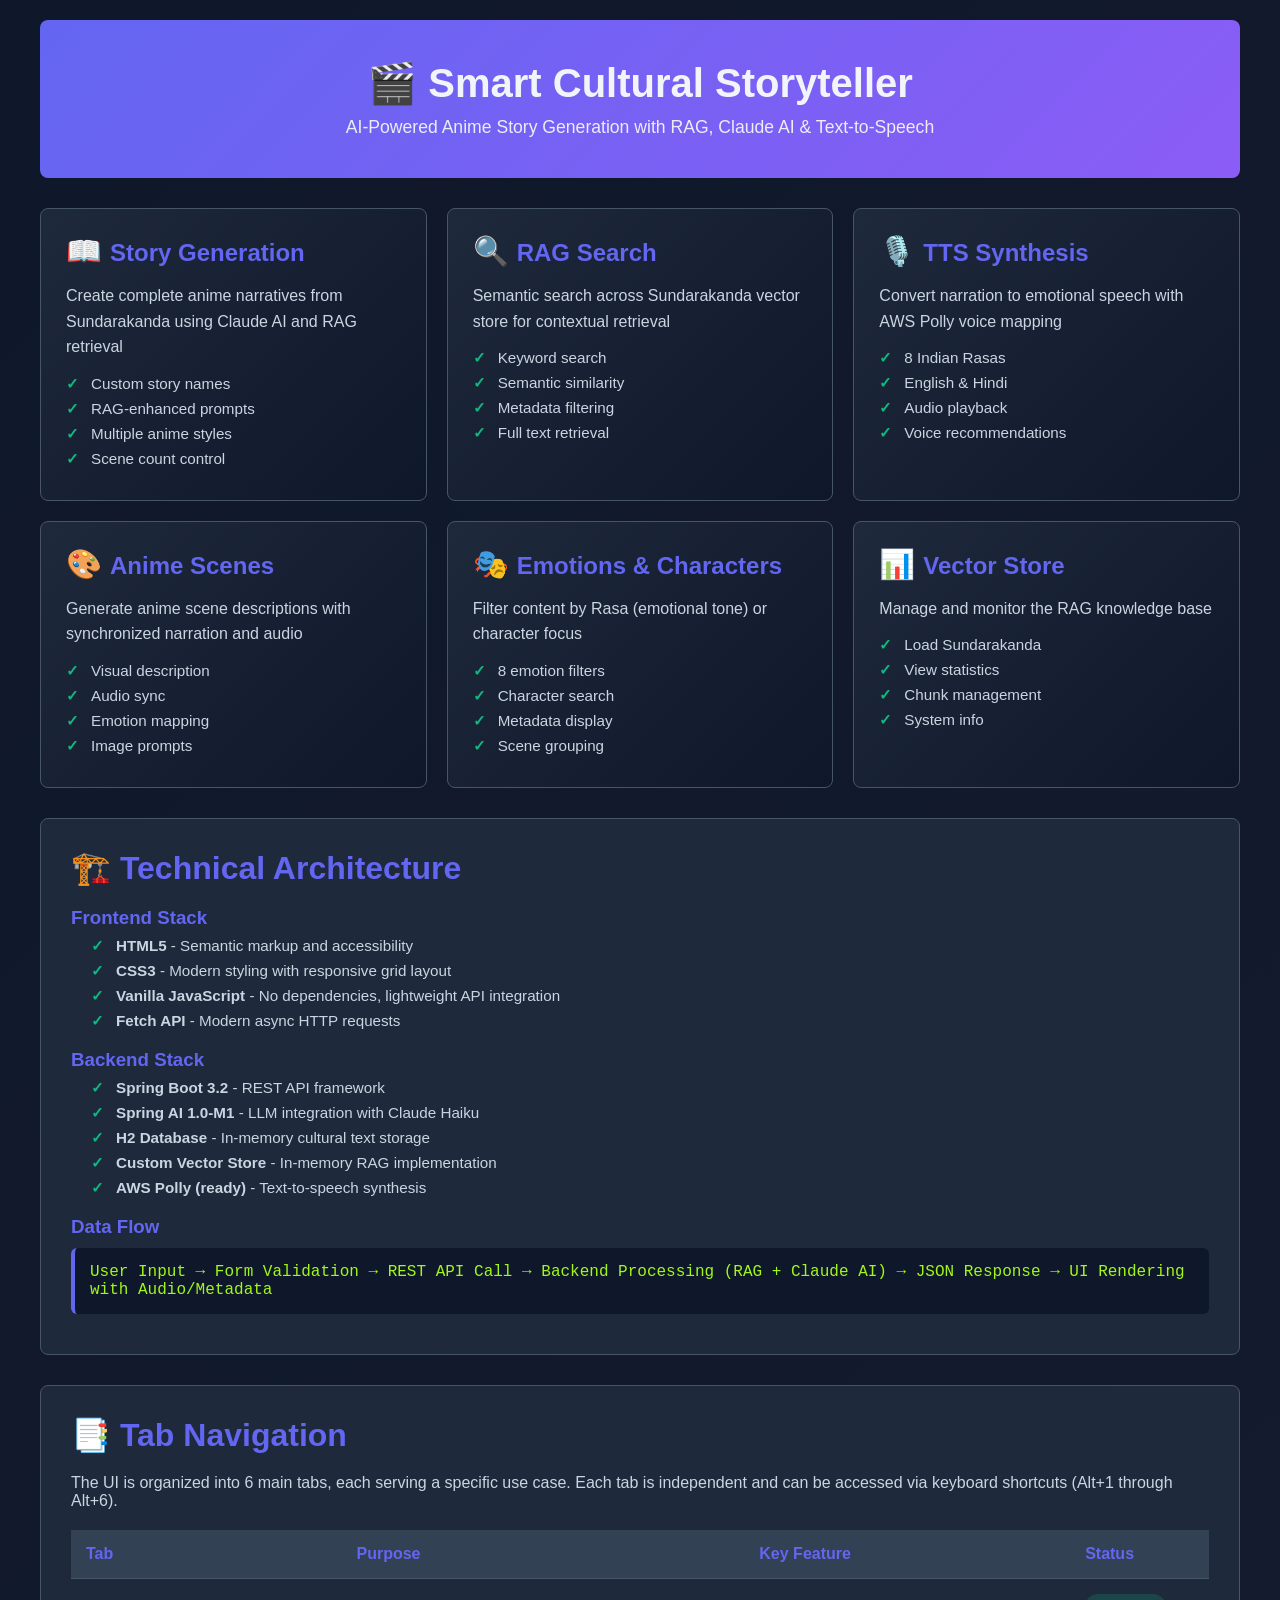
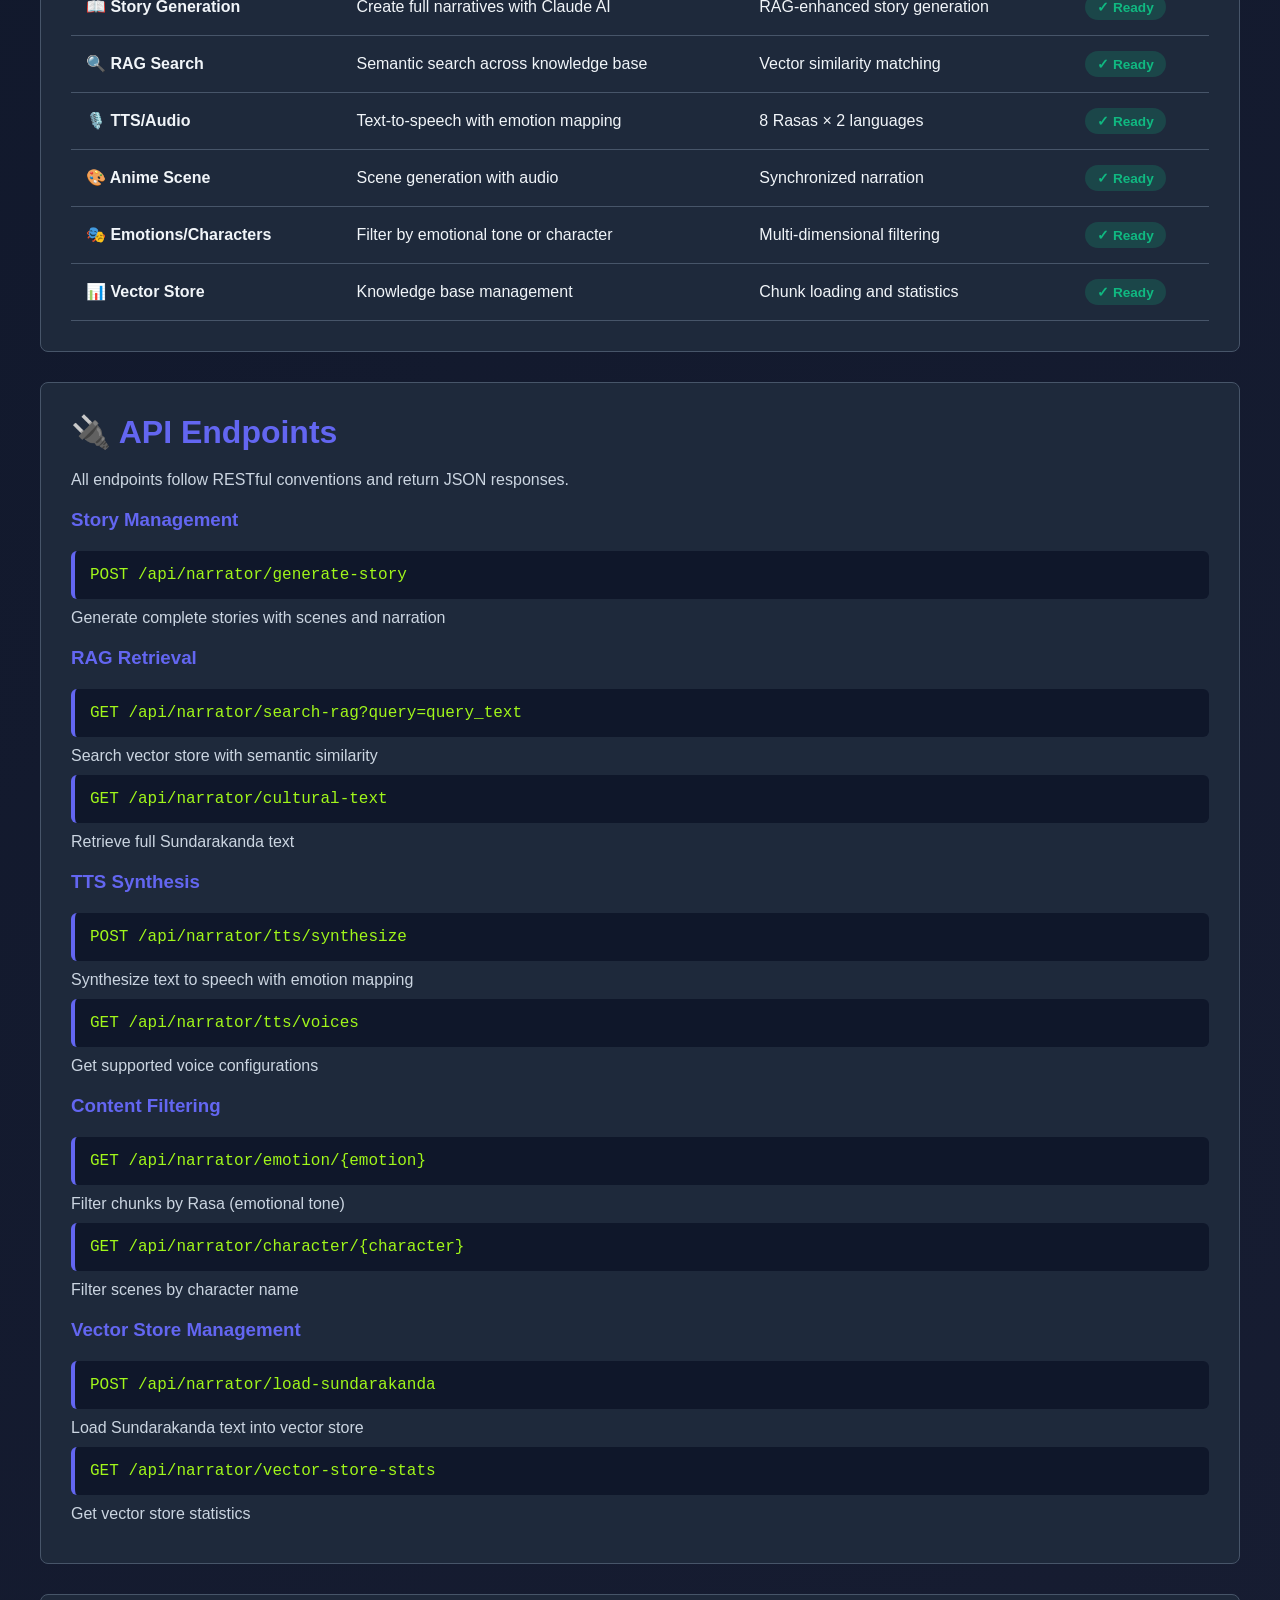
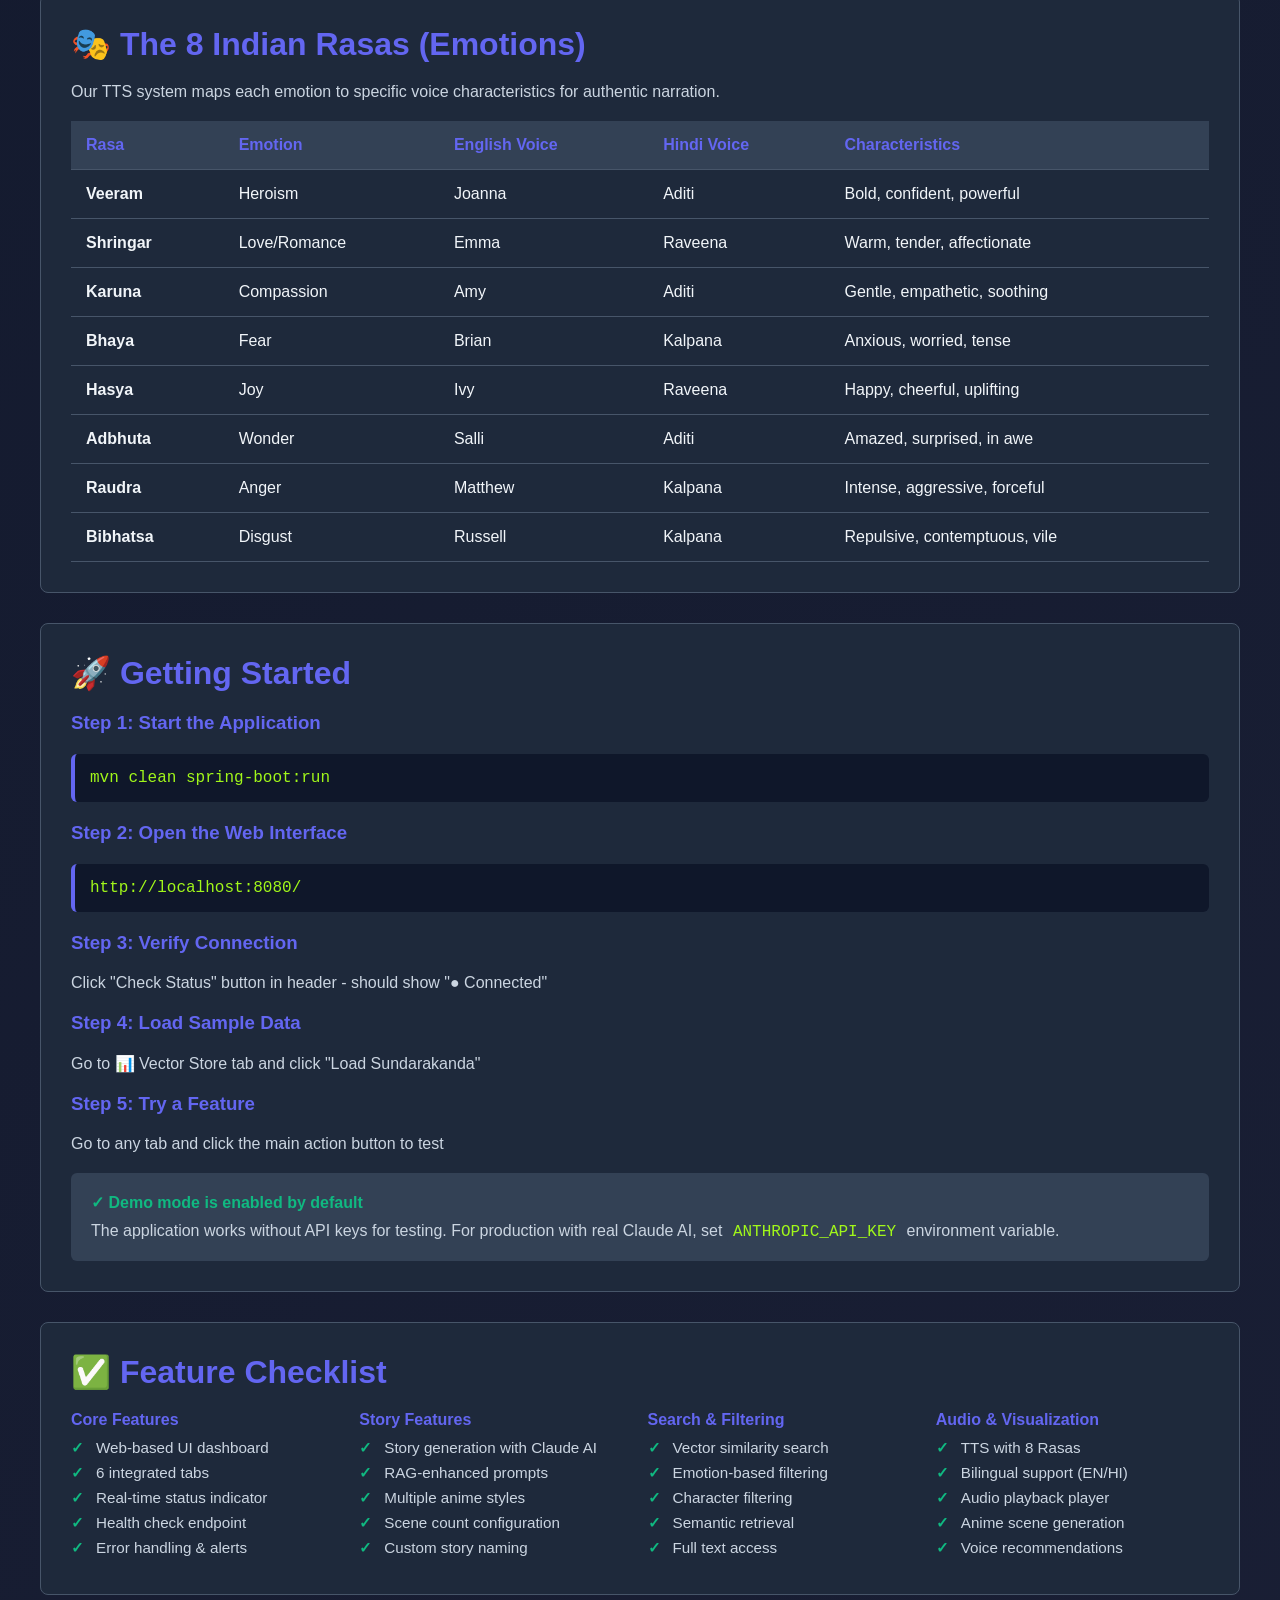
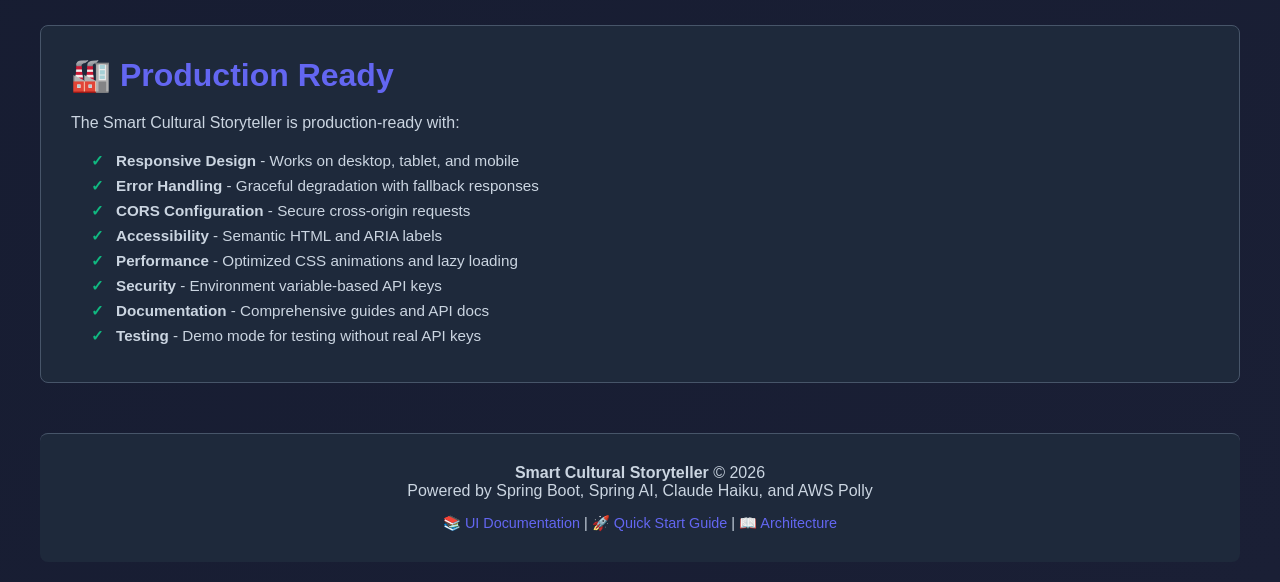
<file: src/main/resources/static/demo.html>
<!DOCTYPE html>
<html lang="en">
<head>
    <meta charset="UTF-8">
    <meta name="viewport" content="width=device-width, initial-scale=1.0">
    <title>Smart Cultural Storyteller - Feature Demo</title>
    <style>
        :root {
            --primary: #6366f1;
            --secondary: #8b5cf6;
            --bg: #0f172a;
            --text: #f1f5f9;
            --border: #475569;
        }
        * { margin: 0; padding: 0; box-sizing: border-box; }
        body {
            font-family: 'Segoe UI', Tahoma, Geneva, Verdana, sans-serif;
            background: linear-gradient(135deg, var(--bg) 0%, #1a1f35 100%);
            color: var(--text);
            min-height: 100vh;
            padding: 20px;
        }
        .demo-container {
            max-width: 1200px;
            margin: 0 auto;
        }
        .demo-header {
            background: linear-gradient(135deg, var(--primary), var(--secondary));
            padding: 40px;
            border-radius: 8px;
            margin-bottom: 30px;
            text-align: center;
        }
        .demo-header h1 {
            font-size: 2.5rem;
            margin-bottom: 10px;
        }
        .demo-header p {
            font-size: 1.1rem;
            opacity: 0.95;
        }
        .features-grid {
            display: grid;
            grid-template-columns: repeat(auto-fit, minmax(300px, 1fr));
            gap: 20px;
            margin-bottom: 30px;
        }
        .feature-card {
            background: linear-gradient(135deg, #1e293b 0%, #0f172a 100%);
            border: 1px solid var(--border);
            padding: 25px;
            border-radius: 8px;
            transition: all 0.3s ease;
        }
        .feature-card:hover {
            border-color: var(--primary);
            transform: translateY(-5px);
            box-shadow: 0 15px 40px rgba(99, 102, 241, 0.2);
        }
        .feature-card h3 {
            color: var(--primary);
            margin-bottom: 15px;
            font-size: 1.5rem;
        }
        .feature-card p {
            color: #cbd5e1;
            margin-bottom: 15px;
            line-height: 1.6;
        }
        .demo-button {
            background: linear-gradient(135deg, var(--primary), var(--secondary));
            color: white;
            border: none;
            padding: 10px 20px;
            border-radius: 6px;
            cursor: pointer;
            font-weight: 600;
            transition: all 0.3s ease;
            display: inline-block;
        }
        .demo-button:hover {
            transform: translateY(-2px);
            box-shadow: 0 6px 20px rgba(99, 102, 241, 0.4);
        }
        .feature-list {
            list-style: none;
            color: #cbd5e1;
            font-size: 0.95rem;
        }
        .feature-list li {
            margin: 8px 0;
            padding-left: 25px;
            position: relative;
        }
        .feature-list li:before {
            content: "✓";
            position: absolute;
            left: 0;
            color: #10b981;
            font-weight: bold;
        }
        .section {
            background: #1e293b;
            border: 1px solid var(--border);
            padding: 30px;
            border-radius: 8px;
            margin-bottom: 30px;
        }
        .section h2 {
            color: var(--primary);
            margin-bottom: 20px;
            font-size: 2rem;
        }
        .tabs-demo {
            display: flex;
            gap: 10px;
            margin-bottom: 20px;
            flex-wrap: wrap;
        }
        .tab-demo {
            padding: 10px 15px;
            background: #334155;
            border: 1px solid var(--border);
            border-radius: 6px;
            color: var(--text);
            cursor: pointer;
            transition: all 0.3s ease;
            font-weight: 600;
        }
        .tab-demo.active {
            background: var(--primary);
            border-color: var(--primary);
            color: white;
        }
        .comparison-table {
            width: 100%;
            border-collapse: collapse;
            margin-top: 20px;
        }
        .comparison-table th,
        .comparison-table td {
            padding: 15px;
            text-align: left;
            border-bottom: 1px solid var(--border);
        }
        .comparison-table th {
            background: #334155;
            color: var(--primary);
            font-weight: 600;
        }
        .comparison-table tr:hover {
            background: #334155;
        }
        .status-badge {
            display: inline-block;
            padding: 5px 12px;
            border-radius: 20px;
            font-size: 0.85rem;
            font-weight: 600;
        }
        .status-ready {
            background: rgba(16, 185, 129, 0.2);
            color: #10b981;
        }
        .status-preview {
            background: rgba(245, 158, 11, 0.2);
            color: #f59e0b;
        }
        .emoji {
            font-size: 1.2em;
            margin-right: 8px;
        }
        code {
            background: #334155;
            padding: 2px 6px;
            border-radius: 4px;
            color: #a1f71a;
            font-family: 'Courier New', monospace;
        }
        .endpoint {
            background: #0f172a;
            padding: 15px;
            border-radius: 6px;
            border-left: 4px solid var(--primary);
            margin: 10px 0;
            font-family: 'Courier New', monospace;
            color: #a1f71a;
        }
        footer {
            background: #1e293b;
            border-top: 1px solid var(--border);
            padding: 30px;
            text-align: center;
            color: #cbd5e1;
            margin-top: 50px;
            border-radius: 8px;
        }
    </style>
</head>
<body>
    <div class="demo-container">
        <!-- Header -->
        <div class="demo-header">
            <h1>🎬 Smart Cultural Storyteller</h1>
            <p>AI-Powered Anime Story Generation with RAG, Claude AI & Text-to-Speech</p>
        </div>

        <!-- Feature Overview -->
        <div class="features-grid">
            <div class="feature-card">
                <h3><span class="emoji">📖</span>Story Generation</h3>
                <p>Create complete anime narratives from Sundarakanda using Claude AI and RAG retrieval</p>
                <ul class="feature-list">
                    <li>Custom story names</li>
                    <li>RAG-enhanced prompts</li>
                    <li>Multiple anime styles</li>
                    <li>Scene count control</li>
                </ul>
            </div>

            <div class="feature-card">
                <h3><span class="emoji">🔍</span>RAG Search</h3>
                <p>Semantic search across Sundarakanda vector store for contextual retrieval</p>
                <ul class="feature-list">
                    <li>Keyword search</li>
                    <li>Semantic similarity</li>
                    <li>Metadata filtering</li>
                    <li>Full text retrieval</li>
                </ul>
            </div>

            <div class="feature-card">
                <h3><span class="emoji">🎙️</span>TTS Synthesis</h3>
                <p>Convert narration to emotional speech with AWS Polly voice mapping</p>
                <ul class="feature-list">
                    <li>8 Indian Rasas</li>
                    <li>English & Hindi</li>
                    <li>Audio playback</li>
                    <li>Voice recommendations</li>
                </ul>
            </div>

            <div class="feature-card">
                <h3><span class="emoji">🎨</span>Anime Scenes</h3>
                <p>Generate anime scene descriptions with synchronized narration and audio</p>
                <ul class="feature-list">
                    <li>Visual description</li>
                    <li>Audio sync</li>
                    <li>Emotion mapping</li>
                    <li>Image prompts</li>
                </ul>
            </div>

            <div class="feature-card">
                <h3><span class="emoji">🎭</span>Emotions & Characters</h3>
                <p>Filter content by Rasa (emotional tone) or character focus</p>
                <ul class="feature-list">
                    <li>8 emotion filters</li>
                    <li>Character search</li>
                    <li>Metadata display</li>
                    <li>Scene grouping</li>
                </ul>
            </div>

            <div class="feature-card">
                <h3><span class="emoji">📊</span>Vector Store</h3>
                <p>Manage and monitor the RAG knowledge base</p>
                <ul class="feature-list">
                    <li>Load Sundarakanda</li>
                    <li>View statistics</li>
                    <li>Chunk management</li>
                    <li>System info</li>
                </ul>
            </div>
        </div>

        <!-- Technical Architecture -->
        <div class="section">
            <h2>🏗️ Technical Architecture</h2>
            
            <h3 style="color: var(--primary); margin-top: 20px;">Frontend Stack</h3>
            <ul class="feature-list" style="margin-left: 20px;">
                <li><strong>HTML5</strong> - Semantic markup and accessibility</li>
                <li><strong>CSS3</strong> - Modern styling with responsive grid layout</li>
                <li><strong>Vanilla JavaScript</strong> - No dependencies, lightweight API integration</li>
                <li><strong>Fetch API</strong> - Modern async HTTP requests</li>
            </ul>

            <h3 style="color: var(--primary); margin-top: 20px;">Backend Stack</h3>
            <ul class="feature-list" style="margin-left: 20px;">
                <li><strong>Spring Boot 3.2</strong> - REST API framework</li>
                <li><strong>Spring AI 1.0-M1</strong> - LLM integration with Claude Haiku</li>
                <li><strong>H2 Database</strong> - In-memory cultural text storage</li>
                <li><strong>Custom Vector Store</strong> - In-memory RAG implementation</li>
                <li><strong>AWS Polly (ready)</strong> - Text-to-speech synthesis</li>
            </ul>

            <h3 style="color: var(--primary); margin-top: 20px;">Data Flow</h3>
            <div class="endpoint">
User Input → Form Validation → REST API Call → 
Backend Processing (RAG + Claude AI) → JSON Response → 
UI Rendering with Audio/Metadata
            </div>
        </div>

        <!-- Tab Navigation Overview -->
        <div class="section">
            <h2>📑 Tab Navigation</h2>
            <p style="color: #cbd5e1; margin-bottom: 20px;">
                The UI is organized into 6 main tabs, each serving a specific use case. 
                Each tab is independent and can be accessed via keyboard shortcuts (Alt+1 through Alt+6).
            </p>

            <table class="comparison-table">
                <thead>
                    <tr>
                        <th>Tab</th>
                        <th>Purpose</th>
                        <th>Key Feature</th>
                        <th>Status</th>
                    </tr>
                </thead>
                <tbody>
                    <tr>
                        <td><strong>📖 Story Generation</strong></td>
                        <td>Create full narratives with Claude AI</td>
                        <td>RAG-enhanced story generation</td>
                        <td><span class="status-badge status-ready">✓ Ready</span></td>
                    </tr>
                    <tr>
                        <td><strong>🔍 RAG Search</strong></td>
                        <td>Semantic search across knowledge base</td>
                        <td>Vector similarity matching</td>
                        <td><span class="status-badge status-ready">✓ Ready</span></td>
                    </tr>
                    <tr>
                        <td><strong>🎙️ TTS/Audio</strong></td>
                        <td>Text-to-speech with emotion mapping</td>
                        <td>8 Rasas × 2 languages</td>
                        <td><span class="status-badge status-ready">✓ Ready</span></td>
                    </tr>
                    <tr>
                        <td><strong>🎨 Anime Scene</strong></td>
                        <td>Scene generation with audio</td>
                        <td>Synchronized narration</td>
                        <td><span class="status-badge status-ready">✓ Ready</span></td>
                    </tr>
                    <tr>
                        <td><strong>🎭 Emotions/Characters</strong></td>
                        <td>Filter by emotional tone or character</td>
                        <td>Multi-dimensional filtering</td>
                        <td><span class="status-badge status-ready">✓ Ready</span></td>
                    </tr>
                    <tr>
                        <td><strong>📊 Vector Store</strong></td>
                        <td>Knowledge base management</td>
                        <td>Chunk loading and statistics</td>
                        <td><span class="status-badge status-ready">✓ Ready</span></td>
                    </tr>
                </tbody>
            </table>
        </div>

        <!-- API Endpoints -->
        <div class="section">
            <h2>🔌 API Endpoints</h2>
            <p style="color: #cbd5e1; margin-bottom: 20px;">All endpoints follow RESTful conventions and return JSON responses.</p>

            <h3 style="color: var(--primary); margin: 20px 0;">Story Management</h3>
            <div class="endpoint">POST /api/narrator/generate-story</div>
            <p style="color: #cbd5e1; margin: 10px 0;">Generate complete stories with scenes and narration</p>

            <h3 style="color: var(--primary); margin: 20px 0;">RAG Retrieval</h3>
            <div class="endpoint">GET /api/narrator/search-rag?query=query_text</div>
            <p style="color: #cbd5e1; margin: 10px 0;">Search vector store with semantic similarity</p>

            <div class="endpoint">GET /api/narrator/cultural-text</div>
            <p style="color: #cbd5e1; margin: 10px 0;">Retrieve full Sundarakanda text</p>

            <h3 style="color: var(--primary); margin: 20px 0;">TTS Synthesis</h3>
            <div class="endpoint">POST /api/narrator/tts/synthesize</div>
            <p style="color: #cbd5e1; margin: 10px 0;">Synthesize text to speech with emotion mapping</p>

            <div class="endpoint">GET /api/narrator/tts/voices</div>
            <p style="color: #cbd5e1; margin: 10px 0;">Get supported voice configurations</p>

            <h3 style="color: var(--primary); margin: 20px 0;">Content Filtering</h3>
            <div class="endpoint">GET /api/narrator/emotion/{emotion}</div>
            <p style="color: #cbd5e1; margin: 10px 0;">Filter chunks by Rasa (emotional tone)</p>

            <div class="endpoint">GET /api/narrator/character/{character}</div>
            <p style="color: #cbd5e1; margin: 10px 0;">Filter scenes by character name</p>

            <h3 style="color: var(--primary); margin: 20px 0;">Vector Store Management</h3>
            <div class="endpoint">POST /api/narrator/load-sundarakanda</div>
            <p style="color: #cbd5e1; margin: 10px 0;">Load Sundarakanda text into vector store</p>

            <div class="endpoint">GET /api/narrator/vector-store-stats</div>
            <p style="color: #cbd5e1; margin: 10px 0;">Get vector store statistics</p>
        </div>

        <!-- Rasa (Emotion) Mapping -->
        <div class="section">
            <h2>🎭 The 8 Indian Rasas (Emotions)</h2>
            <p style="color: #cbd5e1; margin-bottom: 20px;">
                Our TTS system maps each emotion to specific voice characteristics for authentic narration.
            </p>

            <table class="comparison-table">
                <thead>
                    <tr>
                        <th>Rasa</th>
                        <th>Emotion</th>
                        <th>English Voice</th>
                        <th>Hindi Voice</th>
                        <th>Characteristics</th>
                    </tr>
                </thead>
                <tbody>
                    <tr>
                        <td><strong>Veeram</strong></td>
                        <td>Heroism</td>
                        <td>Joanna</td>
                        <td>Aditi</td>
                        <td>Bold, confident, powerful</td>
                    </tr>
                    <tr>
                        <td><strong>Shringar</strong></td>
                        <td>Love/Romance</td>
                        <td>Emma</td>
                        <td>Raveena</td>
                        <td>Warm, tender, affectionate</td>
                    </tr>
                    <tr>
                        <td><strong>Karuna</strong></td>
                        <td>Compassion</td>
                        <td>Amy</td>
                        <td>Aditi</td>
                        <td>Gentle, empathetic, soothing</td>
                    </tr>
                    <tr>
                        <td><strong>Bhaya</strong></td>
                        <td>Fear</td>
                        <td>Brian</td>
                        <td>Kalpana</td>
                        <td>Anxious, worried, tense</td>
                    </tr>
                    <tr>
                        <td><strong>Hasya</strong></td>
                        <td>Joy</td>
                        <td>Ivy</td>
                        <td>Raveena</td>
                        <td>Happy, cheerful, uplifting</td>
                    </tr>
                    <tr>
                        <td><strong>Adbhuta</strong></td>
                        <td>Wonder</td>
                        <td>Salli</td>
                        <td>Aditi</td>
                        <td>Amazed, surprised, in awe</td>
                    </tr>
                    <tr>
                        <td><strong>Raudra</strong></td>
                        <td>Anger</td>
                        <td>Matthew</td>
                        <td>Kalpana</td>
                        <td>Intense, aggressive, forceful</td>
                    </tr>
                    <tr>
                        <td><strong>Bibhatsa</strong></td>
                        <td>Disgust</td>
                        <td>Russell</td>
                        <td>Kalpana</td>
                        <td>Repulsive, contemptuous, vile</td>
                    </tr>
                </tbody>
            </table>
        </div>

        <!-- Getting Started -->
        <div class="section">
            <h2>🚀 Getting Started</h2>
            <h3 style="color: var(--primary); margin: 20px 0;">Step 1: Start the Application</h3>
            <div class="endpoint">mvn clean spring-boot:run</div>

            <h3 style="color: var(--primary); margin: 20px 0;">Step 2: Open the Web Interface</h3>
            <div class="endpoint">http://localhost:8080/</div>

            <h3 style="color: var(--primary); margin: 20px 0;">Step 3: Verify Connection</h3>
            <p style="color: #cbd5e1; margin: 10px 0;">Click "Check Status" button in header - should show "● Connected"</p>

            <h3 style="color: var(--primary); margin: 20px 0;">Step 4: Load Sample Data</h3>
            <p style="color: #cbd5e1; margin: 10px 0;">Go to 📊 Vector Store tab and click "Load Sundarakanda"</p>

            <h3 style="color: var(--primary); margin: 20px 0;">Step 5: Try a Feature</h3>
            <p style="color: #cbd5e1; margin: 10px 0;">Go to any tab and click the main action button to test</p>

            <div style="background: #334155; padding: 20px; border-radius: 6px; margin-top: 20px;">
                <p style="color: #10b981; font-weight: 600;">✓ Demo mode is enabled by default</p>
                <p style="color: #cbd5e1; margin-top: 10px;">The application works without API keys for testing. For production with real Claude AI, set <code>ANTHROPIC_API_KEY</code> environment variable.</p>
            </div>
        </div>

        <!-- Features Checklist -->
        <div class="section">
            <h2>✅ Feature Checklist</h2>
            <div style="display: grid; grid-template-columns: repeat(auto-fit, minmax(250px, 1fr)); gap: 15px;">
                <div>
                    <h4 style="color: var(--primary); margin-bottom: 10px;">Core Features</h4>
                    <ul class="feature-list">
                        <li>Web-based UI dashboard</li>
                        <li>6 integrated tabs</li>
                        <li>Real-time status indicator</li>
                        <li>Health check endpoint</li>
                        <li>Error handling & alerts</li>
                    </ul>
                </div>
                <div>
                    <h4 style="color: var(--primary); margin-bottom: 10px;">Story Features</h4>
                    <ul class="feature-list">
                        <li>Story generation with Claude AI</li>
                        <li>RAG-enhanced prompts</li>
                        <li>Multiple anime styles</li>
                        <li>Scene count configuration</li>
                        <li>Custom story naming</li>
                    </ul>
                </div>
                <div>
                    <h4 style="color: var(--primary); margin-bottom: 10px;">Search & Filtering</h4>
                    <ul class="feature-list">
                        <li>Vector similarity search</li>
                        <li>Emotion-based filtering</li>
                        <li>Character filtering</li>
                        <li>Semantic retrieval</li>
                        <li>Full text access</li>
                    </ul>
                </div>
                <div>
                    <h4 style="color: var(--primary); margin-bottom: 10px;">Audio & Visualization</h4>
                    <ul class="feature-list">
                        <li>TTS with 8 Rasas</li>
                        <li>Bilingual support (EN/HI)</li>
                        <li>Audio playback player</li>
                        <li>Anime scene generation</li>
                        <li>Voice recommendations</li>
                    </ul>
                </div>
            </div>
        </div>

        <!-- Production Ready -->
        <div class="section">
            <h2>🏭 Production Ready</h2>
            <p style="color: #cbd5e1; margin-bottom: 20px;">
                The Smart Cultural Storyteller is production-ready with:
            </p>
            <ul class="feature-list" style="margin-left: 20px;">
                <li><strong>Responsive Design</strong> - Works on desktop, tablet, and mobile</li>
                <li><strong>Error Handling</strong> - Graceful degradation with fallback responses</li>
                <li><strong>CORS Configuration</strong> - Secure cross-origin requests</li>
                <li><strong>Accessibility</strong> - Semantic HTML and ARIA labels</li>
                <li><strong>Performance</strong> - Optimized CSS animations and lazy loading</li>
                <li><strong>Security</strong> - Environment variable-based API keys</li>
                <li><strong>Documentation</strong> - Comprehensive guides and API docs</li>
                <li><strong>Testing</strong> - Demo mode for testing without real API keys</li>
            </ul>
        </div>

        <!-- Footer -->
        <footer>
            <p><strong>Smart Cultural Storyteller</strong> © 2026</p>
            <p>Powered by Spring Boot, Spring AI, Claude Haiku, and AWS Polly</p>
            <p style="margin-top: 15px; font-size: 0.9rem;">
                📚 <a href="UI_DOCUMENTATION.md" style="color: var(--primary); text-decoration: none;">UI Documentation</a> | 
                🚀 <a href="QUICK_START_UI.md" style="color: var(--primary); text-decoration: none;">Quick Start Guide</a> | 
                📖 <a href="ARCHITECTURE.md" style="color: var(--primary); text-decoration: none;">Architecture</a>
            </p>
        </footer>
    </div>
</body>
</html>
</file>
